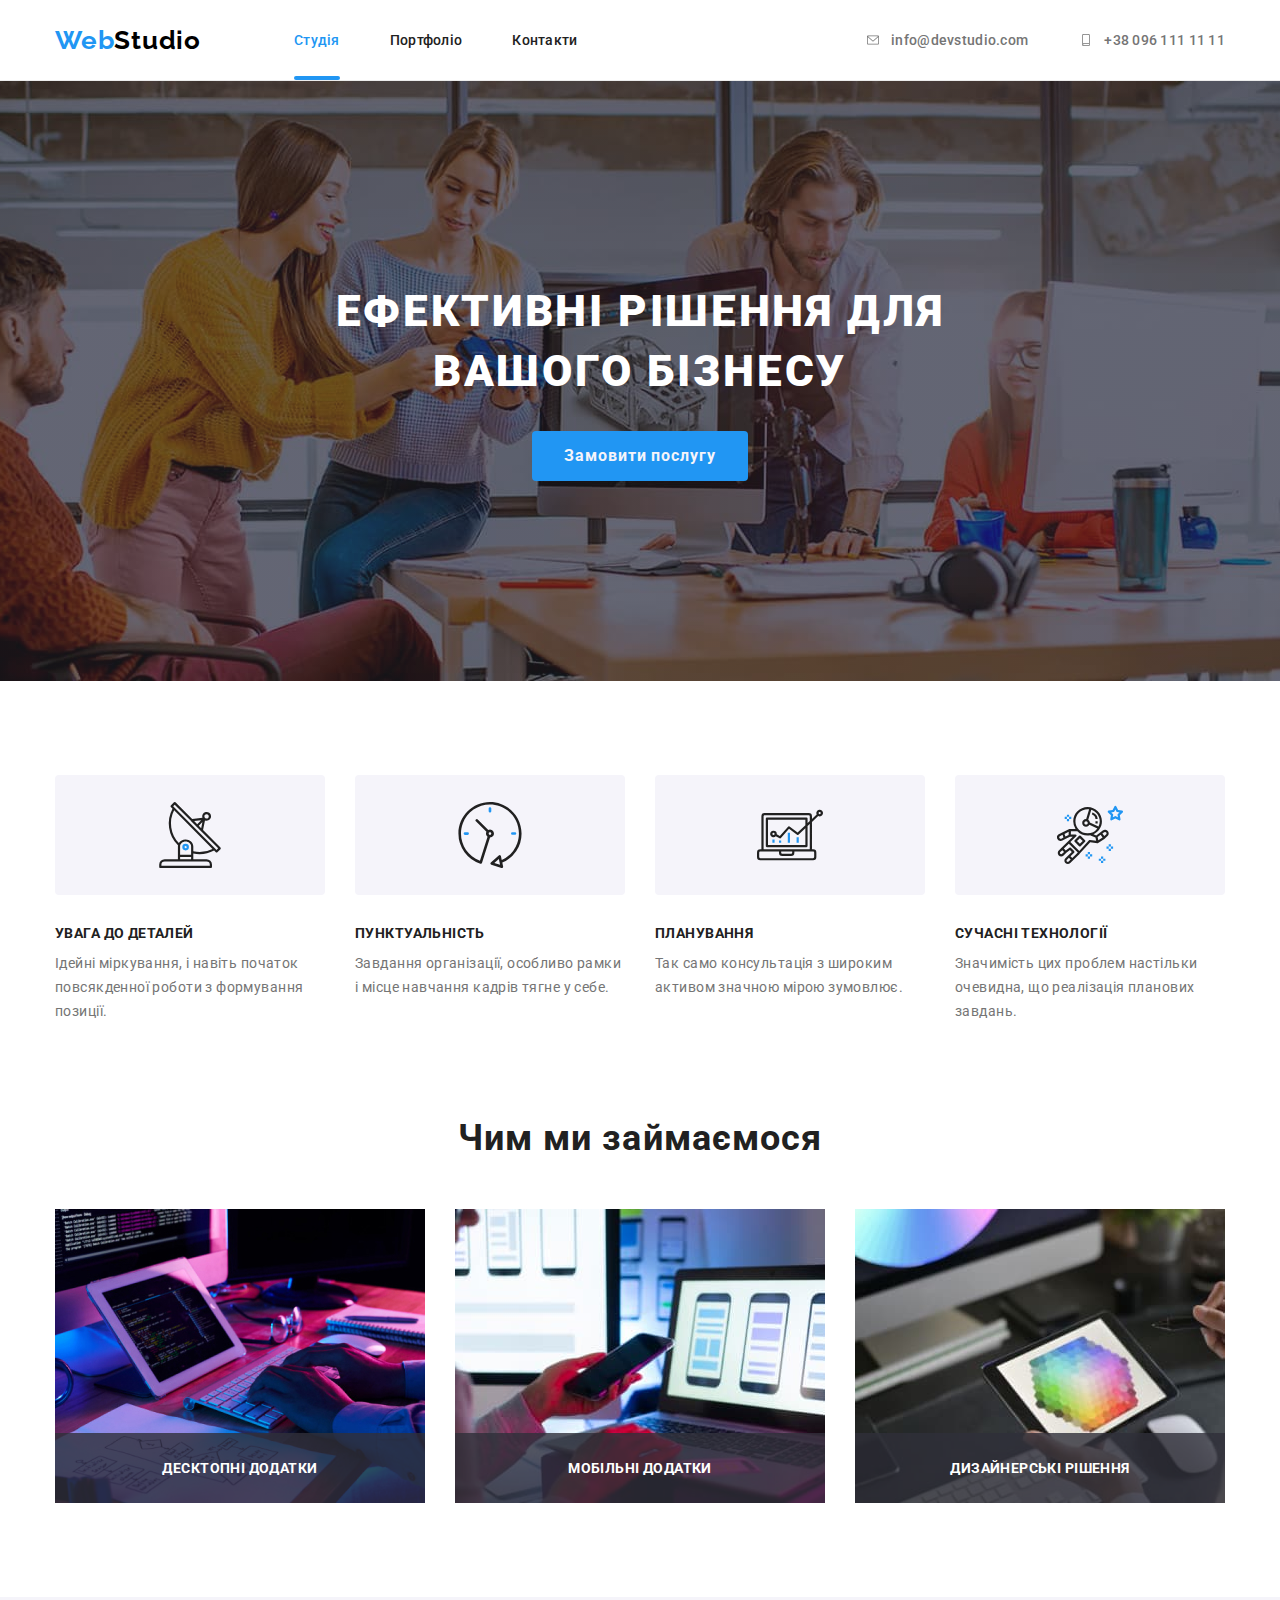
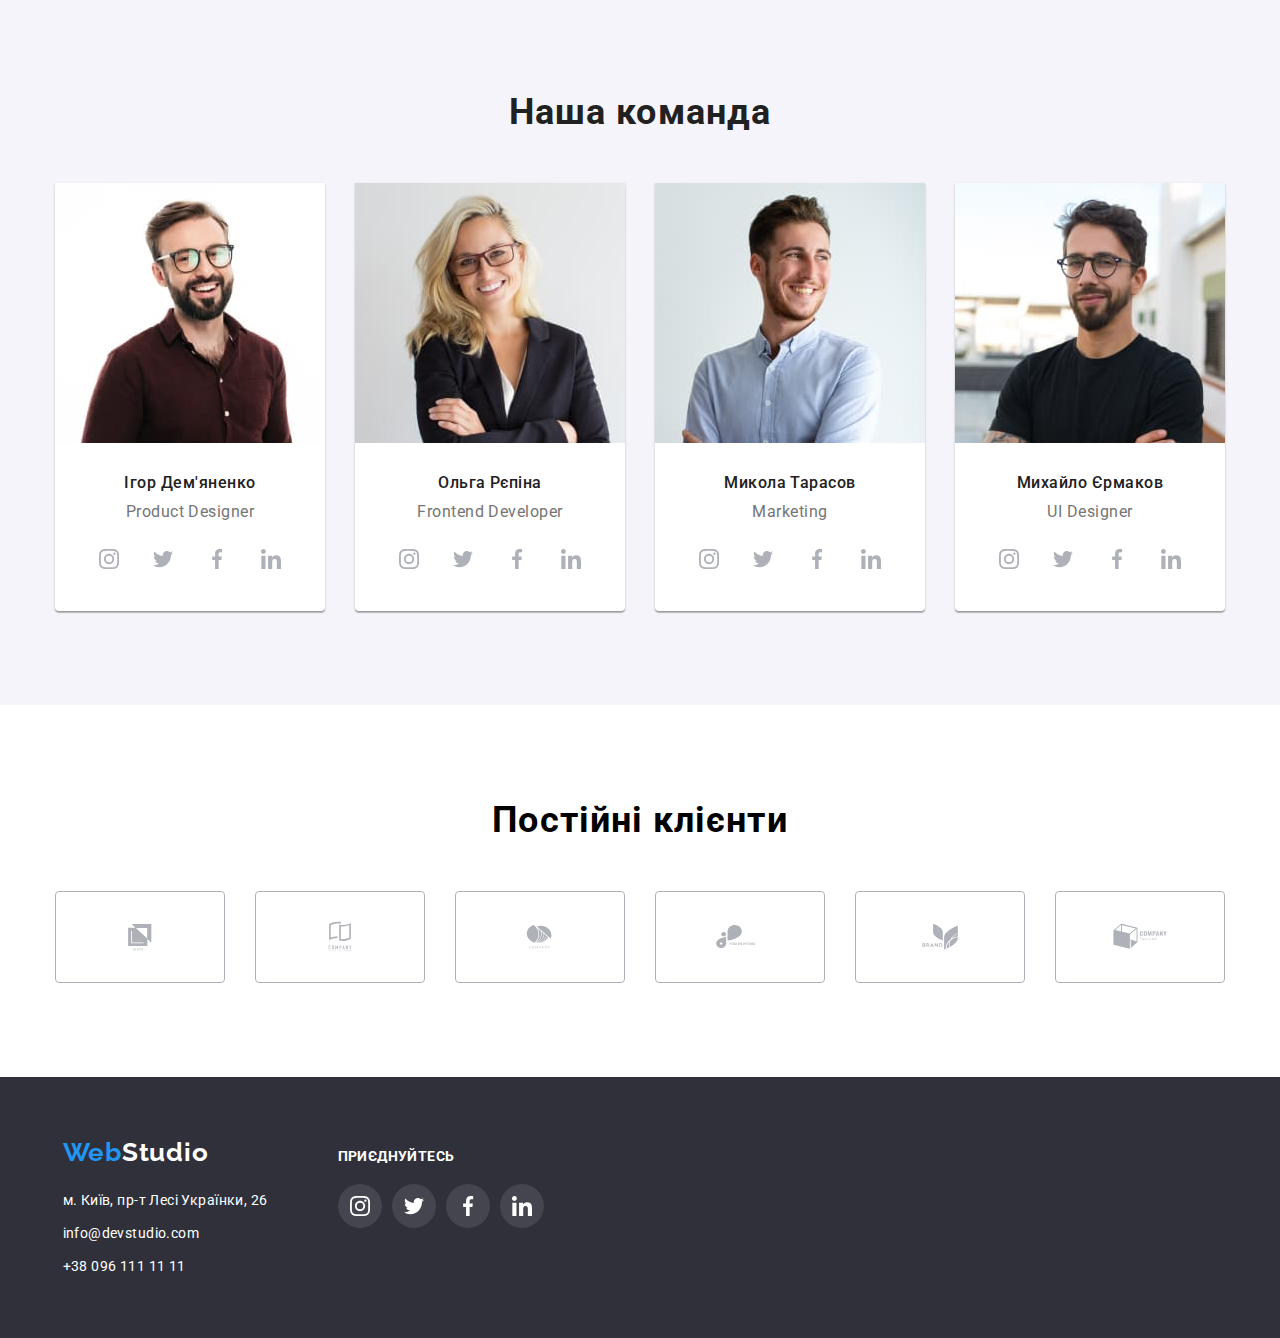
<file: index.html>
<!DOCTYPE html>
<html lang="uk">
<head>
  <meta charset="UTF-8">
  <meta http-equiv="X-UA-Compatible" content="IE=edge">
  <meta name="viewport" content="width=device-width, initial-scale=1.0">
  <title>Document</title>
  <link rel="preconnect" href="https://fonts.googleapis.com">
  <link rel="preconnect" href="https://fonts.gstatic.com" crossorigin>
  <link href="https://fonts.googleapis.com/css2?family=Oleo+Script&family=Raleway:wght@700&family=Roboto:wght@400;500;700;900&display=swap" rel="stylesheet">
  <link rel="stylesheet" href="https://cdnjs.cloudflare.com/ajax/libs/modern-normalize/1.1.0/modern-normalize.min.css">
  <link rel="stylesheet" href="./css/styles.css">
  
</head>
<body>
<header class="header-line">
  <div class=" conteiner site-nav">
    <nav class="site-nav">
      <a lang="en" class="logo" href="./index.html"><span class="logo-accent">Web</span><span class="logo-accent-second">Studio</span></a>
      <ul class=" site-nav list">
        <li class="item"><a href="./index.html" class="link current">Студія</a></li>
        <li class="item"><a href="./portfolio.html" class="link">Портфоліо</a></li>
        <li class="item"><a href="#" class="link">Контакти</a></li>
      </ul>
    </nav>
    <ul class="site-nav list right-position">
      <li class="item">
        <a href="#" class="link-contact">
          <svg class="contact-icon"  width="16" height="12">
            <use href="./images/icons.svg#icon-envelope"></use>
          </svg>info@devstudio.com
        </a>
      </li>
       <li class="item">
         <a href="tel:+380961111111" class="link-contact">
            <svg class="contact-icon" width="16" height="12">
              <use href="./images/icons.svg#icon-smartphone">
              </use>
            </svg>+38 096 111 11 11
          </a>
       </li>
    </ul>
  </div>
</header>
<main>
  <section class="hero overlay">
    <div class="conteiner">
      <h1 class="hero-title">Ефективні рішення для вашого бізнесу</h1>
      <button type="button" class="primary-button" data-modal-open>Замовити послугу</button>
      <div class="backdrop is-hidden" data-modal>
       <div class="modal">
         <h2></h2>
         <p></p>
         <button type="button" class="button-close" data-modal-close>
           <svg class="icon-close" width="18" height="18">
             <use href="./images/icons.svg#icon-close-black-18dp-2-1"></use>
           </svg>
         </button>
       </div>
      </div>
    </div>
  </section>

  <section class="section benefits">
    <div class="conteiner">
      <h2 class="visually-hidden">Наші переваги</h2>
      <ul class="list conteiner-benefits">
        <li class="block">
          <div class="benefits-icon">
            <svg width="66" height="70">
              <use href="./images/icons.svg#icon-antenna"></use>
            </svg>
          </div>
          <h3 class="list-of">УВАГА ДО ДЕТАЛЕЙ</h3>
          <p class="description">Ідейні міркування, і навіть початок повсякденної роботи з формування позиції.</p>
        </li>
        <li class="block">
          <div class="benefits-icon"> 
           <svg width="66" height="70">
             <use href="./images/icons.svg#icon-clock"></use>
           </svg>
          </div>
          <h3 class="list-of">ПУНКТУАЛЬНІСТЬ</h3>
          <p class="description">Завдання організації, особливо рамки і місце навчання кадрів тягне у себе.</p>
        </li>
        <li class="block">
          <div class="benefits-icon">
           <svg width="66" height="70">
             <use href="./images/icons.svg#icon-diagram"></use>
           </svg>
          </div>
          <h3 class="list-of">ПЛАНУВАННЯ</h3>
          <p class="description">Так само консультація з широким активом значною мірою зумовлює.</p>
        </li>
        <li class="block">
          <div class="benefits-icon">
           <svg width="66" height="70">
             <use href="./images/icons.svg#icon-astronaut"></use>
           </svg>
          </div>
          <h3 class="list-of">СУЧАСНІ ТЕХНОЛОГІЇ</h3>
          <p class="description">Значимість цих проблем настільки очевидна, що реалізація планових завдань.</p>
        </li>
      </ul>
    </div>
  </section>
  
  <section class="section-work">
    <div class="conteiner">
      <h2 class="section-occupation">Чим ми займаємося</h2>
      <ul class="list occupation">
        <li class="action">
          <div class="action-item">
            <img src="./images/box1.jpg" alt="людина створює програми для комп'ютера" width="370" height="294">
            <p class="action-description">ДЕСКТОПНІ ДОДАТКИ</p>
          </div>
        </li>
        <li class="action">
          <div class="action-item">
            <img src="./images/box2.jpg" alt="людина створює версію сайту для телефону" width="370" height="294">
            <p class="action-description">МОБІЛЬНІ ДОДАТКИ</p>
          </div>
        </li>
        <li class="action">
          <div class="action-item">
            <img src="./images/box3.jpg" alt="людина обирає колір зпалітри кольорів" width="370" height="294">
            <p class="action-description">Дизайнерські рішення</p>
          </div>
        </li>
      </ul>
    </div>
  </section>
  
  <section class="section-members">
   <div class="conteiner">
      <h2 class="our-team">Наша команда</h2>
      <ul class="list-members">
       <li class="member">
          <img class="img" src="./images/img1.jpg" alt="усміхнений хлопець в окулярах, в бордовій сорочці" width="270" height="260">
          <h3 class="member-name">Ігор Дем'яненко</h3>
          <p class="position">Product Designer</p>
            <ul class="social-links">
              <li >
               <a class="link-icon" href="#">
                 <svg class="social-icon" width="20" height="20">
                   <use href="./images/icons.svg#icon-instagram-2"></use>
                 </svg>
               </a>
              </li>
              <li>
                <a class="link-icon" href="#">
                  <svg class="social-icon" width="20" height="20">
                    <use href="./images/icons.svg#icon-twitter-1"></use>>
                  </svg>
                </a>
              </li>
              <li>
                <a class="link-icon" href="#">
                  <svg class="social-icon" width="20" height="20">
                    <use href="./images/icons.svg#icon-facebook-1"></use>
                  </svg>
                </a>
              </li>
              <li>
                <a class="link-icon" href="#">
                  <svg class="social-icon" width="20" height="20">
                    <use href="./images/icons.svg#icon-linkedin-1"></use>
                  </svg>
                </a>
              </li>
            </ul>
       </li>
       <li class="member">
          <img class="img" src="./images/img2.jpg" alt="усміхнена жінка в чорному жакеті" width="270" height="260">
          <h3 class="member-name">Ольга Рєпіна</h3>
          <p class="position">Frontend Developer</p>
          <ul class="social-links">
              <li>
                <a class="link-icon" href="#">
                  <svg class="social-icon" width="20" height="20">
                    <use href="./images/icons.svg#icon-instagram-2"></use>
                  </svg>
                </a>
              </li>
              <li>
                <a class="link-icon" href="#">
                  <svg class="social-icon" width="20" height="20">
                    <use href="./images/icons.svg#icon-twitter-1"></use>>
                  </svg>
                </a>
              </li>
              <li>
                <a class="link-icon" href="#">
                  <svg class="social-icon" width="20" height="20">
                    <use href="./images/icons.svg#icon-facebook-1"></use>
                  </svg>
                </a>
              </li>
              <li>
                <a class="link-icon" href="#">
                  <svg class="social-icon" width="20" height="20">
                    <use href="./images/icons.svg#icon-linkedin-1"></use>
                  </svg>
                </a>
              </li>
          </ul>
       </li>
       <li class="member">
          <img class="img" src="./images/img3.jpg" alt="молодий чоловік в блакитній сорочці" width="270" height="260">
          <h3 class="member-name">Микола Тарасов</h3>
          <p class="position">Marketing</p>
          <ul class="social-links">
            <li>
              <a class="link-icon" href="#">
                <svg class="social-icon" width="20" height="20">
                  <use href="./images/icons.svg#icon-instagram-2"></use>
                </svg>
              </a>
            </li>
            <li>
              <a class="link-icon" href="#">
                <svg class="social-icon" width="20" height="20">
                  <use href="./images/icons.svg#icon-twitter-1"></use>>
                </svg>
              </a>
            </li>
            <li>
              <a class="link-icon" href="#">
                <svg class="social-icon" width="20" height="20">
                  <use href="./images/icons.svg#icon-facebook-1"></use>
                </svg>
              </a>
            </li>
            <li>
              <a class="link-icon" href="#">
                <svg class="social-icon" width="20" height="20">
                  <use href="./images/icons.svg#icon-linkedin-1"></use>
                </svg>
              </a>
            </li>
          </ul>
       </li>
       <li class="member">
          <img class="img" src="./images/img4.jpg" alt="усміхнений чоловік в чорній футболці" width="270" height="260">
          <h3 class="member-name">Михайло Єрмаков</h3>
          <p class="position">UI Designer</p>
          <ul class="social-links">
            <li>
              <a class="link-icon" href="#">
                <svg class="social-icon" width="20" height="20">
                  <use href="./images/icons.svg#icon-instagram-2"></use>
                </svg>
              </a>
            </li>
            <li>
              <a class="link-icon" href="#">
                <svg class="social-icon" width="20" height="20">
                  <use href="./images/icons.svg#icon-twitter-1"></use>>
                </svg>
              </a>
            </li>
            <li>
              <a class="link-icon" href="#">
                <svg class="social-icon" width="20" height="20">
                  <use href="./images/icons.svg#icon-facebook-1"></use>
                </svg>
              </a>
            </li>
            <li>
              <a class="link-icon" href="#">
                <svg class="social-icon" width="20" height="20">
                  <use href="./images/icons.svg#icon-linkedin-1"></use>
                </svg>
              </a>
            </li>
          </ul>
       </li>
      </ul>
   </div>
  </section>

  <section class="section-clients">
    <div class="conteiner">
      <h2 class="our-clients"> Постійні клієнти</h2>
      <ul class="list-clients">
        <li class="client-logo">
          <a class="link-logo" href="#"> 
           <svg width="106" height="60">
            <use href="./images/icons.svg#icon-Logo"></use>
           </svg>
          </a>
        </li>
        <li class="client-logo">
          <a class="link-logo" href="#">
           <svg width="106" height="60">
            <use href="./images/icons.svg#icon-Logo-1"></use>
           </svg>
          </a>
        </li>
        <li class="client-logo">
          <a class="link-logo" href="#">
           <svg width="106" height="60">
            <use href="./images/icons.svg#icon-Logo-2"></use>
           </svg>
          </a>
        </li>
        <li class="client-logo">
          <a class="link-logo" href="#">
           <svg width="106" height="60">
            <use href="./images/icons.svg#icon-Logo-3"></use>
           </svg>
          </a>
        </li>
        <li class="client-logo">
          <a class="link-logo" href="#">
           <svg width="106" height="60">
            <use href="./images/icons.svg#icon-Logo-4"></use>
           </svg>
          </a>
        </li>
        <li class="client-logo">
          <a class="link-logo" href="#">
           <svg width="106" height="60">
            <use href="./images/icons.svg#icon-Logo-5"></use>
           </svg>
          </a>
        </li>
      </ul>
    </div>

  </section>
  
</main>

<footer class="footer">
    <div class="conteiner">
      <div class="parrent-address">
        <div class="address-content">
          <a lang="en" class="logo-footer" href="./index.html"><span class="logo-footer-accent">Web</span><span
              class="logo-footer-accent-second">Studio<span></a>
          <address class="address">
            <ul class="footer-list">
              <li class=footer-address>
                <a href="https://goo.gl/maps/9u5cawYjL2fReU3x6" target="_blank" rel="noopener noreferrer nofollow"
                  class="contact"> м. Київ, пр-т Лесі Українки, 26</a>
              </li>
              <li class=footer-address><a href="#" class="contact">info@devstudio.com</a></li>
              <li class=footer-address><a href="#" class="contact">+38 096 111 11 11</a></li>
            </ul>
          </address>
        </div>
        <div class="social-networks">
          <h3 class="join-us">ПРИЄДНУЙТЕСЬ</h3>
          <ul class="footer-social-links">
            <li>
             <a class="footer-list-icon" href="#">
               <svg class="footer-link-icon" width="20" height="20">
                 <use href="./images/icons.svg#icon-instagram-2"></use>
               </svg>
             </a>
            </li>
            <li>
             <a class="footer-list-icon" href="#">
               <svg class="footer-link-icon" width="20" height="20">
                 <use href="./images/icons.svg#icon-twitter-1"></use>
               </svg>
             </a>
            </li>
            <li>
             <a class="footer-list-icon" href="#">
               <svg class="footer-link-icon" width="20" height="20">
                 <use href="./images/icons.svg#icon-facebook-1"></use>
               </svg>
             </a>
            </li>
            <li>
             <a class="footer-list-icon" href="#">
               <svg class="footer-link-icon" width="20" height="20">
                 <use href="./images/icons.svg#icon-linkedin-1"></use>
               </svg>
             </a>
            </li>
          </ul>
        </div>
      </div>
     
    </div>

</footer>
<script src="./js/modal.js"></script>
</body>
</html>
</file>
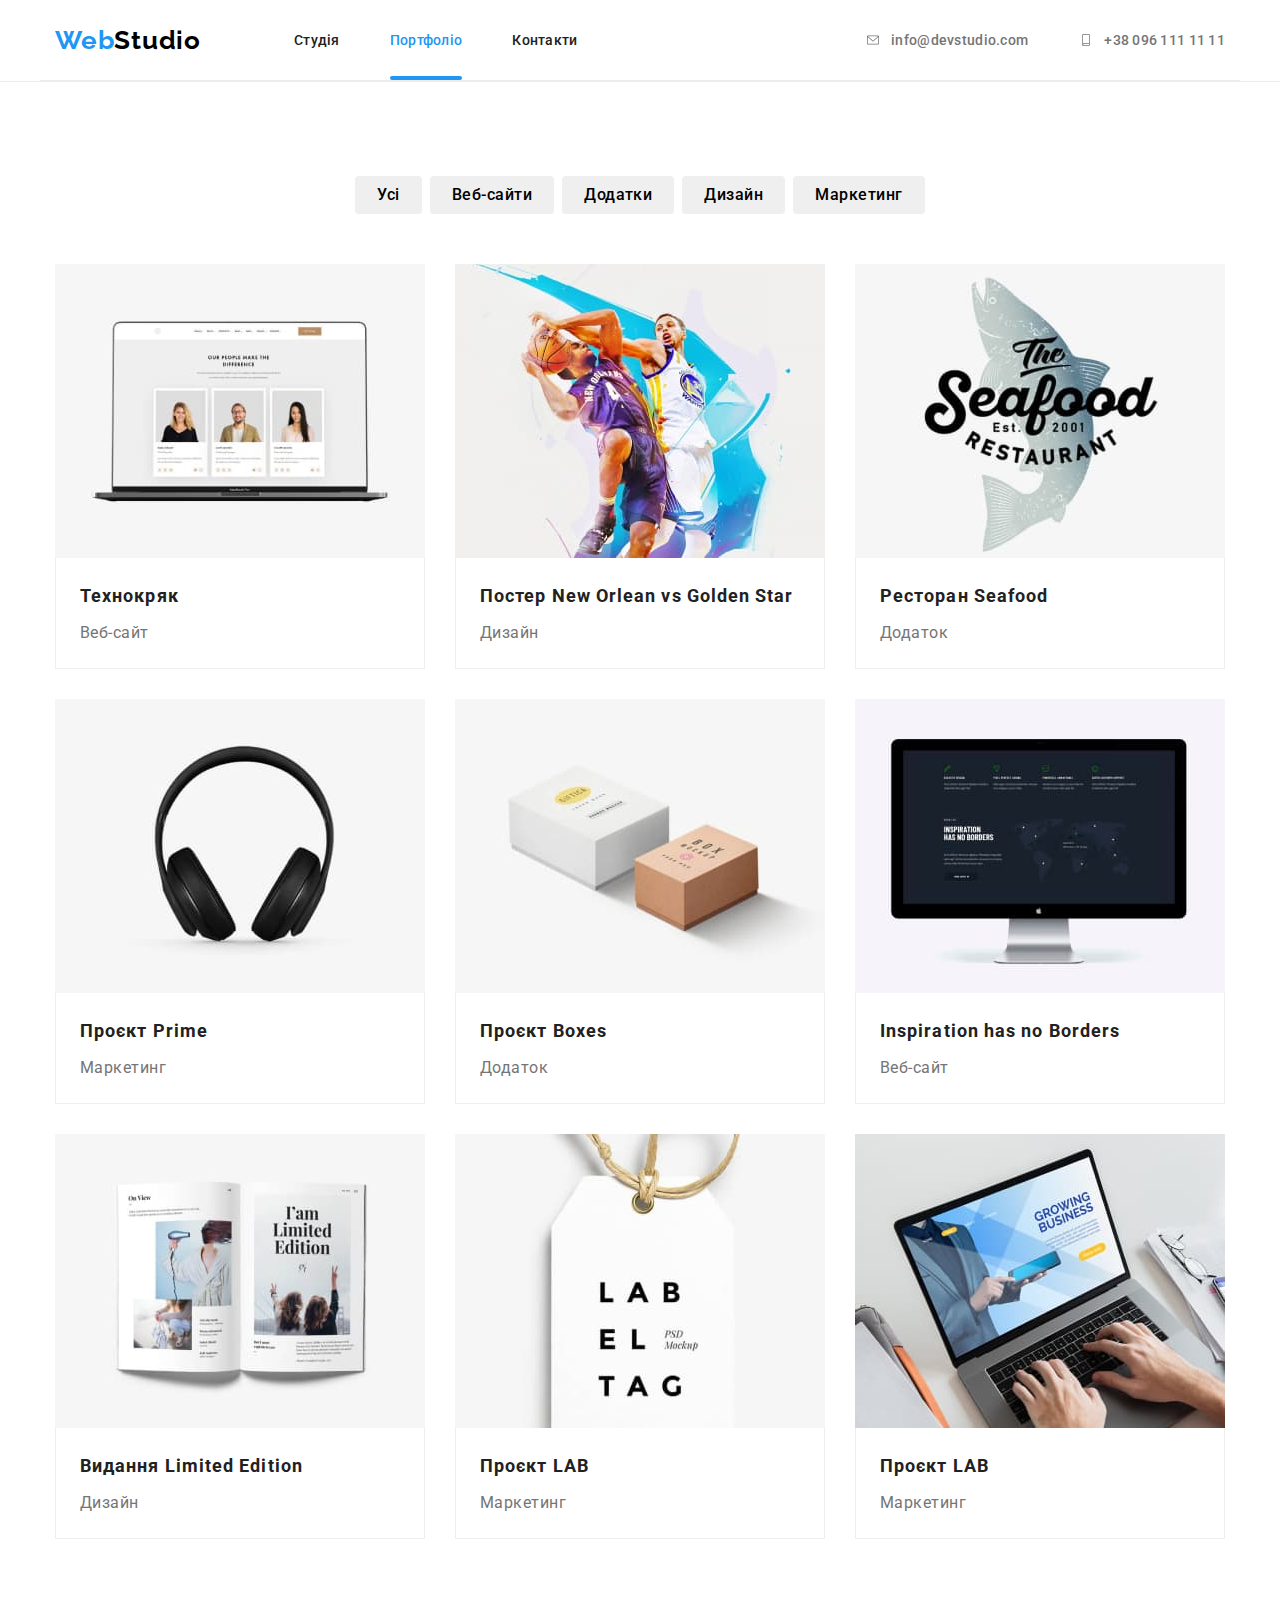
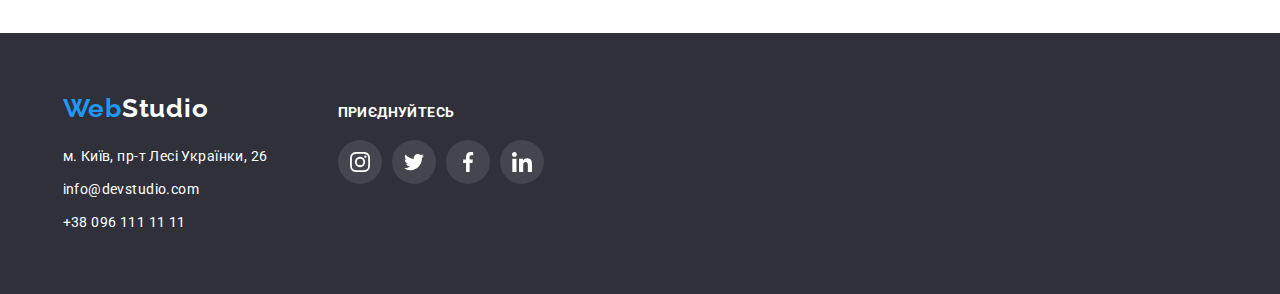
<file: portfolio.html>
<!DOCTYPE html>
<html lang="uk">
<head>
  <meta charset="UTF-8">
  <meta http-equiv="X-UA-Compatible" content="IE=edge">
  <meta name="viewport" content="width=device-width, initial-scale=1.0">
  <title>Document</title>
  <link rel="preconnect" href="https://fonts.googleapis.com">
  <link rel="preconnect" href="https://fonts.gstatic.com" crossorigin>
  <link href="https://fonts.googleapis.com/css2?family=Oleo+Script&family=Raleway:wght@700&family=Roboto:wght@400;500;700;900&display=swap" rel="stylesheet">
  <link rel="stylesheet" href="https://cdnjs.cloudflare.com/ajax/libs/modern-normalize/1.1.0/modern-normalize.min.css">

  <link rel="stylesheet" href="./css/styles.css">
</head>
<body>
<header class="header-line">
  <div class="header-line conteiner site-nav">
    <nav class="site-nav">
      <a lang="en" class="logo" href="./index.html"><span class="logo-accent">Web</span><span
          class="logo-accent-second">Studio</span></a>
      <ul class=" site-nav list">
        <li class="item"><a href="./index.html" class="link">Студія</a></li>
        <li class="item"><a href="./portfolio.html" class="link current">Портфоліо</a></li>
        <li class="item"><a href="#" class="link">Контакти</a></li>
      </ul>
    </nav>
    <ul class="site-nav list right-position">
      <li class="item">
        <a href="#" class="link-contact">
          <svg class="contact-icon" width="16" height="12">
            <use href="./images/icons.svg#icon-envelope"></use>
          </svg>info@devstudio.com
        </a>
      </li>
      <li class="item">
        <a href="tel:+380961111111" class="link-contact">
          <svg class="contact-icon" width="16" height="12">
            <use href="./images/icons.svg#icon-smartphone">
            </use>
          </svg>+38 096 111 11 11
        </a>
      </li>
    </ul>
  </div>

</header>
<main>
  <section class="hero-portfolio">
    <div class="conteiner">
      <h1 class="visually-hidden">Наші роботи</h1>
      <ul class="list our-works">
        <li class="works"> <button type="button" class="button">Усі</button></li>
        <li class="works"> <button type="button" class="button">Веб-сайти</button></li>
        <li class="works"> <button type="button" class="button">Додатки</button></li>
        <li class="works"> <button type="button" class="button">Дизайн</button></li>
        <li class="works"> <button type="button" class="button">Маркетинг</button></li>
      </ul>
      <h2 class="visually-hidden">Зразки проєктів</h2>
      <ul class="project-list">
        <li class="works-sample">
          <a class="link-sample" href="#">
            <div class="card-image">
              <img class="pjimg" src="./images/pj1.jpg" alt="відкритий веб-сайт на екрані ноутбука" width="370" height="294">
              <div class="card-overlay">
                <p class="text-overlay">
                  Ресурс пропонує комплексні пропозиції з різним рівнем функціоналу та сервісів. Все це дозволить відвідувачу отримати
                  вичерпні відомості про компанію чи приватну особу.
                </p>
              </div>
            </div>
            <div class="project-description">
              <h3 class="project-name">Технокряк</h3>
              <p class="project-type">Веб-сайт</p>
            </div>
          </a>
        </li>
        <li class="works-sample">
          <a class="link-sample" href="#">
           <div class="card-image">
             <img class="pjimg" src="./images/pj2.jpg" alt="відкритий веб-сайт на екрані ноутбука" width="370" height="294">
             <div class="card-overlay">
               <p class="text-overlay">
                Ресурс пропонує комплексні пропозиції з різним рівнем функціоналу та сервісів. Все це дозволить відвідувачу отримати
                вичерпні відомості про компанію чи приватну особу.
               </p>
             </div>
           </div>
           <div class="project-description">
             <h3 class="project-name">Постер New Orlean vs Golden Star</h3>
             <p class="project-type">Дизайн</p>
           </div>
          </a>
        </li>
        <li class="works-sample">
          <a class="link-sample" href="#">
           <div class="card-image">
             <img class="pjimg" src="./images/pj3.jpg" alt="відкритий веб-сайт на екрані ноутбука" width="370" height="294">
             <div class="card-overlay">
               <p class="text-overlay">
                Ресурс пропонує комплексні пропозиції з різним рівнем функціоналу та сервісів. Все це дозволить відвідувачу отримати
                вичерпні відомості про компанію чи приватну особу.
               </p>
             </div>
           </div>
            <div class="project-description">
              <h3 class="project-name">Ресторан Seafood</h3>
              <p class="project-type">Додаток</p>
            </div>
          </a>
        </li>
        <li class="works-sample">
          <a class="link-sample" href="#">
           <div class="card-image">
             <img class="pjimg" src="./images/pj4.jpg" alt="відкритий веб-сайт на екрані ноутбука" width="370" height="294">
             <div class="card-overlay">
               <p class="text-overlay">
                Ресурс пропонує комплексні пропозиції з різним рівнем функціоналу та сервісів. Все це дозволить відвідувачу отримати
                вичерпні відомості про компанію чи приватну особу.
               </p>
             </div>
           </div>
           <div class="project-description">
             <h3 class="project-name">Проєкт Prime</h3>
             <p class="project-type">Маркетинг</p>
           </div>
          </a>    
        </li>
        <li class="works-sample">
          <a class="link-sample" href="#">
           <div class="card-image">
             <img class="pjimg" src="./images/pj5.jpg" alt="відкритий веб-сайт на екрані ноутбука" width="370" height="294">
             <div class="card-overlay">
               <p class="text-overlay">
                Ресурс пропонує комплексні пропозиції з різним рівнем функціоналу та сервісів. Все це дозволить відвідувачу отримати
                вичерпні відомості про компанію чи приватну особу.
               </p>
             </div>
           </div>
           <div class="project-description">
             <h3 class="project-name">Проєкт Boxes</h3>
             <p class="project-type">Додаток</p>
           </div>
          </a>
        </li>
        <li class="works-sample">
          <a class="link-sample" href="#">
           <div class="card-image">
             <img class="pjimg" src="./images/pj6.jpg" alt="відкритий веб-сайт на екрані ноутбука" width="370" height="294">
             <div class="card-overlay">
               <p class="text-overlay">
                Ресурс пропонує комплексні пропозиції з різним рівнем функціоналу та сервісів. Все це дозволить відвідувачу отримати
                вичерпні відомості про компанію чи приватну особу.
               </p>
             </div>
           </div>
           <div class="project-description">
             <h3 class="project-name">Inspiration has no Borders</h3>
             <p class="project-type">Веб-сайт</p>
           </div>
          </a>
        </li>
        <li class="works-sample">
          <a class="link-sample" href="#">
            <div class="card-image">
              <img class="pjimg" src="./images/pj7.jpg" alt="відкритий веб-сайт на екрані ноутбука" width="370" height="294">
              <div class="card-overlay">
                <p class="text-overlay">
                  Ресурс пропонує комплексні пропозиції з різним рівнем функціоналу та сервісів. Все це дозволить відвідувачу отримати
                  вичерпні відомості про компанію чи приватну особу.
                </p>
              </div>
            </div>
           <div class="project-description">
             <h3 class="project-name">Видання Limited Edition</h3>
             <p class="project-type">Дизайн</p>
           </div>
          </a>
        </li>
        <li class="works-sample">
          <a class="link-sample" href="#">
            <div class="card-image">
              <img class="pjimg" src="./images/pj8.jpg" alt="відкритий веб-сайт на екрані ноутбука" width="370" height="294">
              <div class="card-overlay">
                <p class="text-overlay">
                  Ресурс пропонує комплексні пропозиції з різним рівнем функціоналу та сервісів. Все це дозволить відвідувачу отримати
                  вичерпні відомості про компанію чи приватну особу.
                </p>
              </div>
            </div>
            <div class="project-description">
              <h3 class="project-name">Проєкт LAB</h3>
              <p class="project-type">Маркетинг</p>
            </div>
          </a>
        </li>
        <li class="works-sample">
          <a class="link-sample" href="#">
            <div class="card-image">
              <img class="pjimg" src="./images/pj9.jpg" alt="відкритий веб-сайт на екрані ноутбука" width="370" height="294">
              <div class="card-overlay">
                <p class="text-overlay">
                  Ресурс пропонує комплексні пропозиції з різним рівнем функціоналу та сервісів. Все це дозволить відвідувачу отримати
                  вичерпні відомості про компанію чи приватну особу.
                </p>
              </div>
            </div>
            <div class="project-description">
              <h3 class="project-name">Проєкт LAB</h3>
              <p class="project-type">Маркетинг</p>
            </div>
          </a>
        </li>
      </ul>    
   </div>
  </section>   
  
</main>
<footer class="footer">
  <div class="conteiner">
    <div class="parrent-address">
      <div class="address-content">
        <a lang="en" class="logo-footer" href="./index.html"><span class="logo-footer-accent">Web</span><span
            class="logo-footer-accent-second">Studio<span></a>
        <address class="address">
          <ul class="footer-list">
            <li class=footer-address>
              <a href="https://goo.gl/maps/9u5cawYjL2fReU3x6" target="_blank" rel="noopener noreferrer nofollow"
                class="contact"> м. Київ, пр-т Лесі Українки, 26</a>
            </li>
            <li class=footer-address><a href="#" class="contact">info@devstudio.com</a></li>
            <li class=footer-address><a href="#" class="contact">+38 096 111 11 11</a></li>
          </ul>
        </address>
      </div>
      <div class="social-networks">
        <h3 class="join-us">ПРИЄДНУЙТЕСЬ</h3>
        <ul class="footer-social-links">
          <li>
            <a class="footer-list-icon" href="#">
              <svg class="footer-link-icon" width="20" height="20">
                <use href="./images/icons.svg#icon-instagram-2"></use>
              </svg>
           </a>
          </li>
          <li>
           <a class="footer-list-icon" href="#">
              <svg class="footer-link-icon" width="20" height="20">
                <use href="./images/icons.svg#icon-twitter-1"></use>
             </svg>
           </a>
         </li>
         <li>
           <a class="footer-list-icon" href="#">
             <svg class="footer-link-icon" width="20" height="20">
               <use href="./images/icons.svg#icon-facebook-1"></use>
             </svg>
           </a>
         </li>
         <li>
           <a class="footer-list-icon" href="#">
             <svg class="footer-link-icon" width="20" height="20">
               <use href="./images/icons.svg#icon-linkedin-1"></use>
             </svg>
           </a>
         </li>
       </ul>
      </div>
    </div>

  </div>
</footer>
<script src="./js/modal.js"></script>
</body>
</html>
</file>
<file: css/styles.css>
:root{
  --primary-text-color:#757575;
  --title-text-color: #212121;
  --accent-color: #2196f3;
  --primary-background-color:#ffffff;
  --background-color: #f5f4fa;
  --text-color:#ffffff;
  --border-color: #ececec; 
  --border-color-secondary:#eeeeee;
  --icon-color: #AFB1B8; 
}
html{
  box-sizing: border-box;
}
*,
*::before,
*::after{
  box-sizing: inherit;
}

body{
  background-color: var(--primary-background-color)
  color: var(--primary-text-color);
  font-family: "Roboto" , sans-serif;
}

/*Хедер*/
.header-line{
  top: 0;
  left: 0;
  width: 100%;
  z-index: 1;
  margin-left: auto;
  margin-right: auto;
  border-bottom: 1px solid var(--border-color);
  background-color: var(--primary-background-color);
}
.conteiner{
  margin: auto;
  width: 1200px;
  padding-left: 15px;
  padding-right: 15px;
}
.logo{
  display: block;
  padding-top: 24px;
  padding-bottom: 24px;
  margin-right: 93px;
  text-decoration: none;

}
.logo-accent{
  color:var(--accent-color);
  font-family: "Raleway", sans-serif;
  font-weight: 700;
  font-size: 26px;
  line-height: 31px;
  letter-spacing: 0.03em;
}
.logo-accent-second{
  color:#000000;
  font-family: "Raleway", sans-serif;
  font-weight: 700;
  font-size: 26px;
  line-height: 31px;
  letter-spacing: 0.03em;
}
.list{
  list-style: none;
  padding: 0;
  background-color: var(--primary-background-color);
}
h1,
h2,
h3,
h4,
h5,
h6,
p,
ul{
  margin: 0;
  padding: 0;
}


/*site-nav list*/
.site-nav {
  display: flex;
  align-items: center;
}

.site-nav .item+.item {
  margin-left: 50px;
}
.right-position{
  margin-left: auto;
}
.site-nav .link{
  position: relative;
  color: var(--title-text-color);
  font-family: inherit;
  font-weight: 500;
  font-size: 14px;
  line-height: 16px;
  letter-spacing: 0.02em;
  text-decoration: none;
  transition: color 250ms cubic-bezier(0.4, 0, 0.2, 1);
}
.site-nav .link:hover, 
.site-nav .link:focus{
  color: var(--accent-color);
}
.site-nav .link.current{
  color: var(--accent-color);
}
.site-nav .link.current::after{
  display: inline-block;
  content: "";
  width: 100%;
  height: 4px;

  position: absolute;
  left: 0;
  bottom: 0;
  background-color: var(--accent-color);
  border-radius: 2px;
  transition: color 250ms cubic-bezier(0.4, 0, 0.2, 1);
}
.site-nav .link{
  display: block;
  padding-top: 32px;
  padding-bottom: 32px;
}
.link-contact{
  display: flex;
  align-items: center;
  gap: 10px;
  padding-top: 32px;
  padding-bottom: 32px;
  color: var(--primary-text-color);
  font-family: "Roboto";
  font-weight: 500;
  font-size: 14px;
  line-height: 16px;
  letter-spacing: 0.02em;
  text-decoration: none;
  transition: color 250ms cubic-bezier(0.4, 0, 0.2, 1);
  
}
.link-contact:hover{
  color: var(--accent-color);
  
}
.link-contact:hover .contact-icon,
.link-contact:focus .contact-icon{
  fill: var(--accent-color);
}
.contact-icon{
  display: flex;
  align-items: center;
  width: 16px;
  height: 12px;
  fill: var(--primary-text-color);
  transition: fill 250ms cubic-bezier(0.4, 0, 0.2, 1);
}

/*Main*/
  
.hero{
  position: relative;
  text-align: center;
  background-color: #2F303A;
  padding-bottom: 200px;
  padding-top: 200px;
}
.overlay{
  max-width: 1600px;
  height: 600px;
  margin-left: auto;
  margin-right: auto;
  background-image: linear-gradient(to right, rgba(47, 48, 58, 0.4), rgba(47, 48, 58, 0.4)), url(../images/hero.jpg);
  background-size: cover;
  background-repeat: no-repeat;
  background-position: center;
}
.backdrop{
  z-index: 1;
  padding: 94px 15px;
  position: fixed;
  top: 0;
  left: 0;
  width: 100%;
  height: 100%;
  background-color: rgba(0, 0, 0, 0.2);
  transition: opacity 250ms, visibility 250ms;

}
.backdrop.is-hidden{
  visibility: hidden;
  pointer-events: none;
  opacity: 0;
}
.modal{
  position: absolute;
  content: "";
  width: 528px;
  height: 581px;
  left: 536px;
  top: 221px;
  background-color: var(--primary-background-color);
  top: 50%;
  left: 50%;
  transform: translate(-50%,-50%);
  box-shadow: 0px 1px 3px rgba(0, 0, 0, 0.12), 0px 1px 1px rgba(0, 0, 0, 0.14), 0px 2px 1px rgba(0, 0, 0, 0.2);
  border-radius: 4px;
  transition: color 250ms, box-shadow 250ms, background-color 250ms;
}
.button-close{
  position:absolute;
  display: flex;
  align-items: center;
  justify-content: center;
  top: 8px;
  right: 8px;
  width: 30px;
  height: 30px;
  border: 1px solid rgba(0, 0, 0, 0.1);
  background-color: var(--primary-background-color);
  color: #000000;
  border-radius: 50%;
  cursor: pointer;
}
.icon-close{
  width: 11px;
  height: 11px;
  fill: #000000;
}
.hero-title{
  margin-left: auto;
  margin-right: auto;
  margin-bottom: 30px;
  width: 696px;
  color: var(--text-color);
  font-family: "Roboto";
  font-weight: 900;
  font-size: 44px;
  line-height: 60px;  
  letter-spacing: 0.06em;
  text-transform: uppercase;
}
.primary-button{
  display: inline-block;
  padding: 10px 32px;
  border: none;
  border-radius: 4px;
  text-align: center;
  color: var(--background-color);
  background-color: var(--accent-color);
  transition: color 250ms, fill 250ms, box-shadow 250ms, background-color 250ms;
  transition-timing-function: cubic-bezier(0.4, 0, 0.2, 1);
  font-family: inherit;
  font-weight: 700;
  font-size: 16px;
  line-height: 30px;
  letter-spacing: 0.06em;
  cursor: pointer;
  text-decoration: none;
}
.primary-button:hover,
.primary-button:focus {
  color: var(--background-color);
  background-color: #188ce8;
}

.visually-hidden {
  position: absolute;
  white-space: nowrap;
  width: 1px;
  height: 1px;
  overflow: hidden;
  border: 0;
  padding: 0;
  clip: rect(0 0 0 0);
  clip-path: inset(50%);
  margin: -1px;
}
.benefits{
  padding-bottom: 94px;
  padding-top: 94px;
  padding-left: 0;
  padding-right: 0;
}
.conteiner-benefits{
  display: flex;
}
.conteiner-benefits .block+.block{
  margin-left: 30px;
}
.benefits-icon{
  display: flex;
  align-items:center;
  justify-content: center;
  width: 270px;
  height: 120px;
  border-radius: 4px;
  background-color: var(--background-color);
  margin-bottom: 30px;
}

.list-of{
  margin-bottom: 10px;
  width: 270px;
  color: var(--title-text-color);
  background-color: var(--primary-background-color);
  font-weight: 700;
  font-size: 14px;
  line-height: 16px;
  letter-spacing: 0.03em;
  text-transform: uppercase
}
.description{
  width: 270px;
  font-weight: 400;
  font-size: 14px;
  line-height: 24px;
  letter-spacing: 0.03em;
  color: var(--primary-text-color)
}
.section-work{
  padding: 0;
  padding-bottom: 94px;
}
.section-occupation{
  margin-bottom: 50px;
  text-align: center;
  color:var(--title-text-color);
  font-weight: 700;
  font-size: 36px;
  line-height: 42px;
  letter-spacing: 0.03em;
}
.occupation{
  display: flex;
}
.action+.action{
  margin-left: 30px;
}
.action-item{
  position: relative;
  display: flex;
}
.action-description{
  position: absolute;
  content: "";
  display: flex;
  align-items: center;
  justify-content: center;
  bottom: 0;
  left: 0;
  width: 100%;
  height: 70px;
  margin: 0;
  font-weight: 700;
  font-size: 14px;
  line-height: 16px;
  text-align: center;
  letter-spacing: 0.03em;
  text-transform: uppercase;
  background-color: rgba(47, 48, 58, 0.8);
  color: var(--text-color);
}
.section-members{
  padding-top: 94px;
  padding-bottom: 94px;
  background-color: var(--background-color);
}
.our-team{
  margin-bottom: 50px;
  text-align: center;
  color: var(--title-text-color);
  font-weight: 700;
  font-size: 36px;
  line-height: 42px;
  letter-spacing: 0.03em;
}
.list-members{
  display: flex;
  padding:0;
  list-style: none;
}
.list-members .member+.member {
  margin-left: 30px;
}
.member{
  box-shadow: 0px 1px 3px rgba(0, 0, 0, 0.12), 0px 1px 1px rgba(0, 0, 0, 0.14), 0px 2px 1px rgba(0, 0, 0, 0.2);
  border-radius: 0px 0px 4px 4px;
  background-color: var(--primary-background-color);
}
img {
  display: block;
  max-width: 100%;
  height: auto;
}
.member-name{
  text-align: center;
  margin-bottom: 10px;
  color: var(--title-text-color);
  padding-top: 30px;
  font-weight: 500;
  font-size: 16px;
  line-height: 19px;
  letter-spacing: 0.03em;
}
.position{
  text-align: center;
  margin-bottom: 16px;
  color:var(--primary-text-color);
  font-weight: 400;
  font-size: 16px;
  line-height: 19px;
  letter-spacing: 0.03em;
}
.social-links{
  display: flex;
  list-style-type: none;
  align-items: center;
  justify-content: center;
  gap: 10px;
  padding-bottom: 30px;
}

.link-icon{
  display: flex;
  align-items: center;
  justify-content: center;
  border: 0;
  border-radius: 50%;
  width: 44px;
  height: 44px;
  background-color: var(--primary-background-color);
  color: var(--icon-color);
  transition: background-color 250ms cubic-bezier(0.4, 0, 0.2, 1);
}

.link-icon:hover,
.link-icon:focus{
  background-color: var(--accent-color);
}
.link-icon:hover .social-icon,
.link-icon:focus .social-icon {
  fill: var(--text-color);
}
.social-icon {
  fill: var(--icon-color);
  transition: fill 250ms;
  transition-timing-function: cubic-bezier(0.4, 0, 0.2, 1);
}
/*Логотипи клієнтів*/
.section-clients{
  padding-top: 94px;
  padding-bottom: 94px;
}
.our-clients{
  display: flex;
  justify-content: center;
  text-align: center;
  margin-bottom: 50px;
  font-weight: 700;
  font-size: 36px;
  line-height: 42px;
  letter-spacing: 0.03em
}
.list-clients {
  display: flex;
  padding: 0;
  gap: 30px;
  list-style: none;
}
.link-logo{
  display: flex;
  justify-content: center;
  align-items: center;
  cursor: pointer;
  text-decoration: none;
  width: 170px;
  height: 92px;
  border: 1px solid var(--icon-color);
  border-radius: 4px;
  fill: var(--icon-color);
  transition: border-color 250ms cubic-bezier(0.4, 0, 0.2, 1), fill 250ms cubic-bezier(0.4, 0, 0.2, 1);
}
.link-logo:hover,
.link-logo:focus{
  fill: var(--accent-color);
  border-color: var(--accent-color)
}
.link-logo:hover .client-logo,
.link-logo:focus .client-logo{
  border-color: var(--accent-color)
}

/*Футер*/
.footer{
  background-color: #2F303A;
  padding-top: 60px;
  padding-bottom: 60px;
  padding-left: 15px;
}
.logo-footer{
  display: inline-block;
  margin-bottom: 20px;
  text-decoration: none;
}
.logo-footer-accent{
  color: var(--accent-color);
  font-family: "Raleway", sans-serif;
  font-weight: 700;
  font-size: 26px;
  line-height: 31px;
  letter-spacing: 0.03em;

}
.logo-footer-accent-second{
  color: var(--text-color);
  font-family: "Raleway", sans-serif;
  font-weight: 700;
  font-size: 26px;
  line-height: 31px;
  letter-spacing: 0.03em;
}
.address{
  font-style: normal;
}
.footer-list{
  list-style: none;
}
.footer-address {
  margin-bottom: 9px;
}
.footer-address:last-child {
  margin: 0;
}
/*позиціонування футера*/

.parrent-address{
  display: flex;
  align-items: baseline;
}
.address-content{
  margin-right: 70px;
}

/*соцмережі футера*/
.join-us{
  display: flex;
  margin-bottom: 20px;
  font-weight: 700;
  font-size: 14px;
  line-height: 16px;
  letter-spacing: 0.03em;
  color: var(--text-color);
}
.footer-social-links {
  display: flex;
  list-style: none;
  align-items: center;
  justify-content: center;
  gap: 10px;
}

.footer-list-icon {
  display: flex;
  align-items: center;
  justify-content: center;
  border: 0;
  border-radius: 50%;
  width: 44px;
  height: 44px;
  background-color: rgba(255, 255, 255, 0.1);
  transition: background-color 250ms cubic-bezier(0.4, 0, 0.2, 1);
}

.footer-list-icon:hover,
.footer-list-icon:focus {
  background-color: var(--accent-color);
}


.footer-link-icon {
  fill: var(--text-color);
}
.contact{
  color: var(--text-color);
  font-family: inherit;
  font-weight: 400;
  font-size: 14px;
  line-height: 24px;
  letter-spacing: 0.03em;
  text-decoration: none;
  transition: color 250ms cubic-bezier(0.4, 0, 0.2, 1);
}
.contact:hover,
.contact:focus{
  color: var(--accent-color)
}
.contact-rgba{
  color: rgba(255, 255, 255, 0.6);
}
.hero-portfolio{
  list-style: none;
  background-color: var(--primary-background-color);
  color: var(--title-text-color);
  padding-top: 94px;
  padding-bottom: 94px;
}
.our-works{
  display: flex;
  text-align: center;
  justify-content: center;
  margin-bottom: 50px;
}
.works+.works{
  margin-left: 8px;
}
.button{
  display: inline-block;
  padding: 6px 22px;
  border: none;
  border-radius: 4px;
  align-items: center;
  font-family: inherit;
  cursor: pointer;
  font-weight: 500;
  font-size: 16px;
  line-height: 26px;
  letter-spacing: 0.03em;
  transition: color 250ms cubic-bezier(0.4, 0, 0.2, 1), box-shadow 250ms cubic-bezier(0.4, 0, 0.2, 1), background-color 250ms cubic-bezier(0.4, 0, 0.2, 1);
}
.button:hover,
.button:focus{
  background-color: var(--accent-color);
  color: var(--text-color);
  box-shadow: 0px 3px 1px rgba(0, 0, 0, 0.1), 0px 1px 2px rgba(0, 0, 0, 0.08), 0px 2px 2px rgba(0, 0, 0, 0.12);
}
/*projects*/
.project-description{
  padding: 20px 24px;
  border-left: 1px solid var(--border-color-secondary);
  border-right: 1px solid var(--border-color-secondary);
  border-bottom: 1px solid var(--border-color-secondary);
}
.project-list{
  list-style: none;
  flex-wrap: wrap;
  display: flex;
  padding: 0;
}
.works-sample{
  position: relative;
  width:370px;
  margin-right:30px;
  margin-bottom: 30px;
}
.works-sample:nth-child(3n){
  margin-right: 0;
}
.works-sample:nth-last-child(-n+3){
  margin-bottom: 0;
}

.works-sample:hover,
.works-samplee:focus{
  box-shadow:0px 1px 1px rgba(0, 0, 0, 0.12),
  0px 4px 4px rgba(0, 0, 0, 0.06),
  1px 4px 6px rgba(0, 0, 0, 0.16);
}
.link-sample{
  display: block;
  text-decoration: none;
  transition: box-shadow 250ms;
  transition-timing-function: cubic-bezier(0.4, 0, 0.2, 1);
}
.link-sample:hover,
.link-sample:focus {
  box-shadow: 0px 1px 1px rgb(0 0 0 / 12%), 0px 4px 4px rgb(0 0 0 / 6%), 1px 4px 6px rgb(0 0 0 / 16%);
}
.card-image{
  overflow: hidden;
  position: relative;
}
.card-overlay{
  position:absolute;
  content: "";
  top: 0;
  left:0;
  width: 370px;
  height: 294px;
  opacity: 0;
  background-color: rgba(33, 150, 243, 0.9);
  transition: transform 250ms cubic-bezier(0.4, 0, 0.2, 1), opacity 250ms cubic-bezier(0.4, 0, 0.2, 1);
  transform: translateY(100%);
}
.text-overlay{
  position: absolute;
  content: "";
  list-style: none;
  color: var(--text-color);
  text-align: center;
  padding: 63px 24px;
  opacity: 0;
  font-weight: 400;
  font-size: 18px;
  line-height: 28px;
  letter-spacing: 0.03em;
  transform: opacity 250ms;
  transition-timing-function: cubic-bezier(0.4, 0, 0.2, 1);
}
.link-sample:hover .card-overlay,
.link-sample:focus .card-overlay{
  transform: translateY(0);
  opacity: 1;
}
.link-sample:hover .text-overlay,
.link-sample:focus .text-overlay{
  transform: translateY(0);
  opacity: 1;
}
.project-name{
  margin-bottom: 4px;
  color: var(--title-text-color);
  font-weight: 700;
  font-size: 18px;
  line-height: 36px;
  letter-spacing: 0.06em;
}
.project-type{
  color: var(--primary-text-color);
  font-weight: 400;
  font-size: 16px;
  line-height: 30px;
  letter-spacing: 0.03em;
}
</file>
